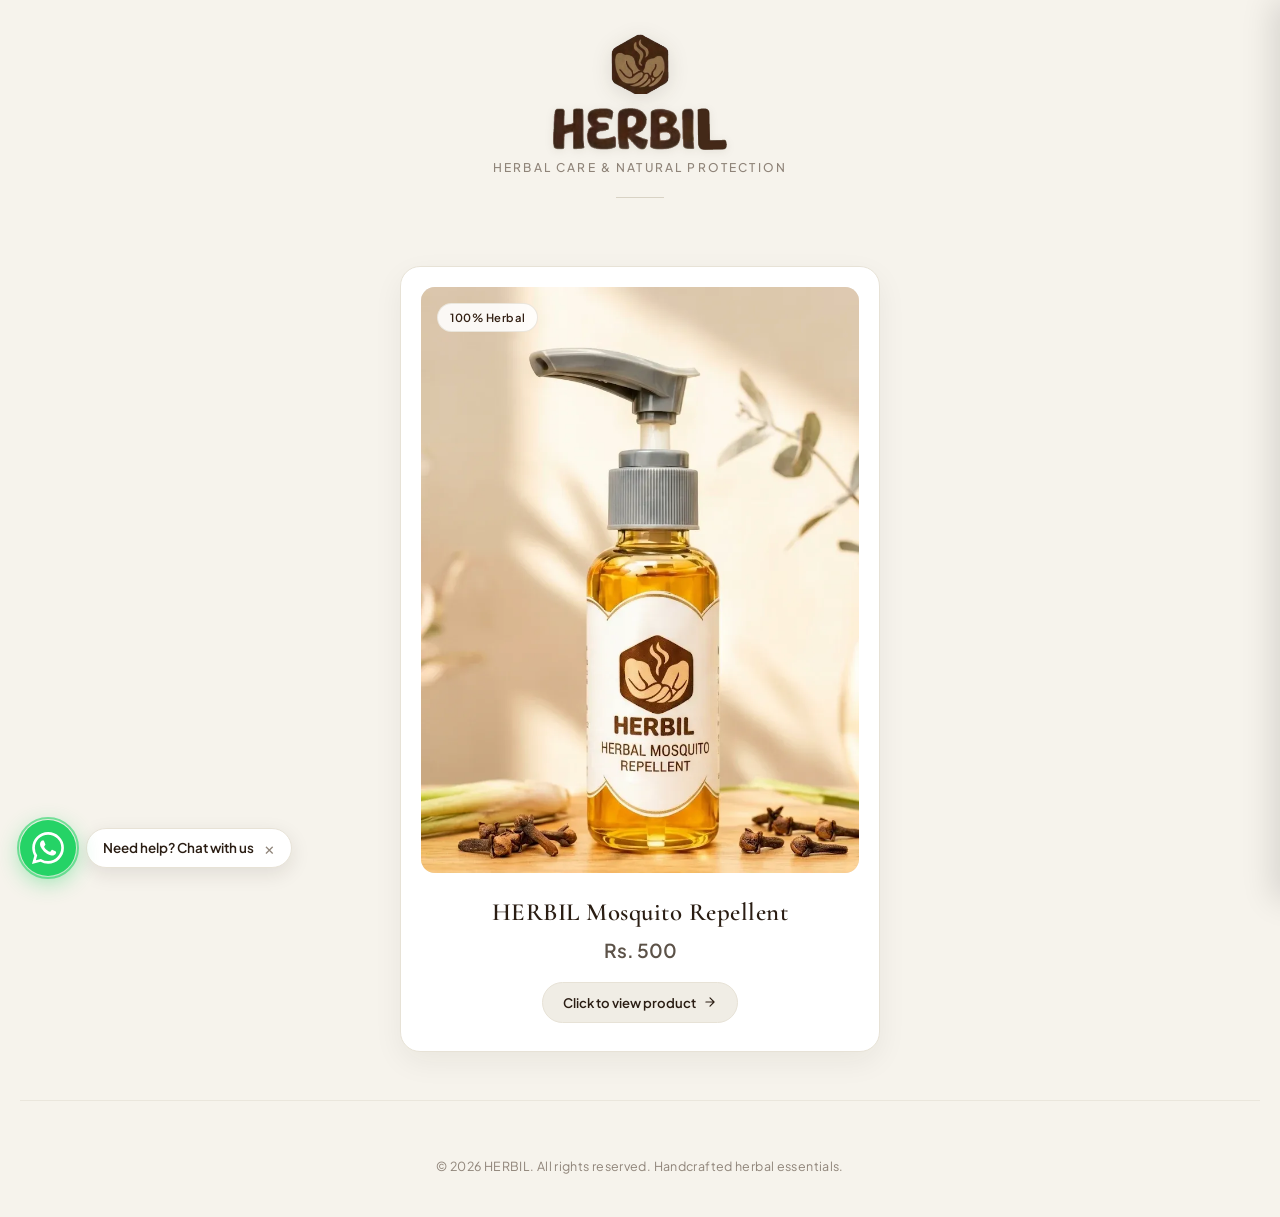
<file: index.html>
<!DOCTYPE html>
<html lang="en">
<head>
  <meta charset="UTF-8">
  <meta name="viewport" content="width=device-width, initial-scale=1.0, maximum-scale=5.0, viewport-fit=cover">
  <title>HERBIL — Pure Herbal Mosquito Repellent</title>
  <meta name="description" content="HERBIL Herbal Mosquito Repellent. 100% natural, gentle, and chemical-free protection for the whole family.">
  <link rel="stylesheet" href="css/herbil.css?v=20261122_3">
  <link rel="icon" type="image/png" href="assets/herbil/logo-emblem-clean.png">
</head>
<body class="home-page">

  <!-- Minimalist Brand Header -->
  <header class="home-header">
    <div class="home-container">
      <!-- Only Logo Emblem (Favicon-style in moderate size) -->
      <a href="index.html" class="home-logo-wrap" title="HERBIL">
        <img src="assets/herbil/logo-emblem-clean.png" alt="HERBIL Emblem Logo">
      </a>
      
      <!-- Brand Name Label Written Separately Underneath (Matching Bottle Packaging) -->
      <h1 class="home-brand-title-wrap">
        <img src="assets/herbil/brand-name-lettering.png" alt="HERBIL" class="home-brand-lettering">
      </h1>
      <p class="home-brand-subtitle">Herbal Care &amp; Natural Protection</p>
      
      <!-- Decorative minimal divider -->
      <div class="home-divider"></div>
    </div>
  </header>

  <!-- Product Section: Single Minimalist Card -->
  <main class="home-product-section">
    <div class="home-container">
      <!-- 
        The entire product card is clickable and navigates cleanly to the second page (product.html)
      -->
      <a href="product.html" class="single-product-card" id="main-product-card" aria-label="View HERBIL Mosquito Repellent product details">
        
        <!-- Bottle Image Container with New Product Image -->
        <div class="product-card-image-box">
          <span class="card-badge">100% Herbal</span>
          <img src="assets/herbil/product-bottle.webp" alt="HERBIL Herbal Mosquito Repellent Bottle">
        </div>

        <!-- Product Name & Price Info Underneath -->
        <div class="product-card-info">
          <h2 class="product-card-name">HERBIL Mosquito Repellent</h2>
          <div class="product-card-price">Rs. 500</div>
          <div class="view-product-pill">
            <span>Click to view product</span>
            <svg viewBox="0 0 24 24" fill="none" stroke="currentColor" stroke-width="2" stroke-linecap="round" stroke-linejoin="round">
              <path d="M5 12h14M12 5l7 7-7 7"/>
            </svg>
          </div>
        </div>

      </a>
    </div>
  </main>

  <!-- Minimal Brand Footer -->
  <footer class="home-footer">
    <div class="home-container">
      <p>&copy; 2026 HERBIL. All rights reserved. Handcrafted herbal essentials.</p>
    </div>
  </footer>

  <!-- Slide-out Cart Drawer (Functional across pages) -->
  <div class="drawer-backdrop" id="drawer-backdrop"></div>
  <aside class="cart-drawer" id="cart-drawer" aria-label="Shopping Cart">
    <div class="drawer-header">
      <h3 class="drawer-title">Your Cart</h3>
      <button class="drawer-close-btn" onclick="closeCartDrawer()" aria-label="Close cart">
        <svg width="20" height="20" viewBox="0 0 24 24" fill="none" stroke="currentColor" stroke-width="2">
          <path d="M18 6L6 18M6 6l12 12"/>
        </svg>
      </button>
    </div>

    <div class="drawer-body">
      <!-- Empty State -->
      <div class="cart-empty-view" id="cart-drawer-empty">
        <div class="cart-empty-icon">🌿</div>
        <p class="cart-empty-text">Your cart is currently empty.</p>
        <a href="product.html" class="btn-continue-shopping" onclick="closeCartDrawer()">View Product Details</a>
      </div>

      <!-- Line Items List -->
      <div id="cart-drawer-items"></div>
    </div>

    <div class="drawer-footer" id="cart-drawer-footer" style="display: none;">
      <div class="drawer-subtotal-row">
        <span>Subtotal</span>
        <span id="cart-subtotal">Rs. 0</span>
      </div>
      <div class="drawer-total-row">
        <span>Total</span>
        <span id="cart-total">Rs. 0</span>
      </div>
      <button class="btn-drawer-checkout" onclick="openCheckoutModal()">
        Proceed to Checkout
      </button>
    </div>
  </aside>

  <!-- Checkout Modal -->
  <div class="checkout-modal" id="checkout-modal">
    <div class="checkout-card" style="width: 100%; display: flex; flex-direction: column; overflow: hidden;">
      <div class="checkout-header" style="flex-shrink: 0;">
        <h3 class="checkout-title">Express Checkout</h3>
        <button class="drawer-close-btn" onclick="closeCheckoutModal()" aria-label="Close checkout">
          <svg width="20" height="20" viewBox="0 0 24 24" fill="none" stroke="currentColor" stroke-width="2">
            <path d="M18 6L6 18M6 6l12 12"/>
          </svg>
        </button>
      </div>

      <div class="checkout-body" style="width: 100%; display: flex; flex-direction: column; overflow-x: hidden; overflow-y: auto; box-sizing: border-box;">
        <!-- Order Summary Box -->
        <div class="order-summary-box" style="width: 100%; box-sizing: border-box;">
          <div class="summary-item-line" id="checkout-summary-item">
            <span>HERBIL Mosquito Repellent (×1)</span>
            <span>Rs. 500</span>
          </div>
          <div class="summary-item-line" style="color: var(--brand-accent-herb); font-weight: 600;">
            <span>Standard Shipping</span>
            <span>FREE</span>
          </div>
          <div class="summary-total-line">
            <span>Amount to Pay</span>
            <span id="checkout-summary-total">Rs. 500</span>
          </div>
        </div>

        <!-- Checkout Form -->
        <form id="checkout-form" onsubmit="handleCheckoutSubmit(event)" style="display: flex; flex-direction: column; width: 100%; gap: 1rem; box-sizing: border-box;">
          <div class="form-group" style="display: flex; flex-direction: column; width: 100%; box-sizing: border-box;">
            <label for="c-name">Full Name</label>
            <input type="text" id="c-name" class="form-input" placeholder="e.g. Ayesha Khan" required>
          </div>

          <div class="form-row-2">
            <div class="form-group" style="display: flex; flex-direction: column; width: 100%; box-sizing: border-box;">
              <label for="c-phone">Phone Number</label>
              <input type="tel" id="c-phone" class="form-input" placeholder="03XX-XXXXXXX" required>
            </div>
            <div class="form-group" style="display: flex; flex-direction: column; width: 100%; box-sizing: border-box;">
              <label for="c-email">Email (Optional)</label>
              <input type="email" id="c-email" class="form-input" placeholder="ayesha@example.com">
            </div>
          </div>

          <div class="form-group" style="display: flex; flex-direction: column; width: 100%; box-sizing: border-box;">
            <label for="c-address">Delivery Address</label>
            <input type="text" id="c-address" class="form-input" placeholder="House #, Street, Area" required>
          </div>

          <div class="form-row-2">
            <div class="form-group" style="display: flex; flex-direction: column; width: 100%; box-sizing: border-box;">
              <label for="c-city">City</label>
              <input type="text" id="c-city" class="form-input" placeholder="e.g. Lahore / Karachi" required>
            </div>
            <div class="form-group" style="display: flex; flex-direction: column; width: 100%; box-sizing: border-box;">
              <label for="c-postal">Postal Code</label>
              <input type="text" id="c-postal" class="form-input" placeholder="Optional">
            </div>
          </div>

          <div class="form-group" style="display: flex; flex-direction: column; width: 100%; box-sizing: border-box;">
            <label>Payment Method</label>
            <div class="payment-options-grid" style="width: 100%; box-sizing: border-box;">
              <label class="payment-radio-label" style="box-sizing: border-box;">
                <input type="radio" name="payment_method" value="cod" checked>
                <span>💵 Cash on Delivery</span>
              </label>
              <label class="payment-radio-label" style="box-sizing: border-box;">
                <input type="radio" name="payment_method" value="bank">
                <span>🏦 Bank Transfer</span>
              </label>
            </div>
          </div>

          <button type="submit" class="btn-complete-order" id="btn-place-order" style="width: 100%; box-sizing: border-box;">Complete Order</button>
        </form>

        <!-- Order Success View -->
        <div class="order-success-view" id="order-success-view" style="display: none;">
          <div class="success-icon-circle">✓</div>
          <h4 style="font-family: var(--font-serif); font-size: 1.5rem; margin-bottom: 0.5rem;">Order Confirmed!</h4>
          <p style="font-size: 0.9rem; color: var(--text-secondary); margin-bottom: 1rem;">
            Thank you for ordering HERBIL. Your order ID is <strong id="order-confirmed-id">HRB-849102</strong>.
          </p>
          <p style="font-size: 0.85rem; color: var(--text-muted); margin-bottom: 1.5rem;">
            We will contact you via phone/SMS before dispatching your pure herbal repellent.
          </p>
          <button class="btn-continue-shopping" onclick="closeCheckoutModal()">Continue Browsing</button>
        </div>
      </div>
    </div>
  </div>

  <!-- Floating WhatsApp Chat Bot Widget -->
  <aside class="whatsapp-floating-widget" id="whatsapp-widget" aria-label="Contact HERBIL via WhatsApp">
    <a href="https://wa.me/923004116503?text=Hi%20HERBIL,%20I%20have%20an%20inquiry%20about%20HERBIL%20Herbal%20Mosquito%20Repellent." 
       target="_blank" 
       rel="noopener noreferrer" 
       class="whatsapp-btn-circle" 
       title="Chat with HERBIL on WhatsApp (0300-4116503)">
      <svg viewBox="0 0 24 24">
        <path d="M17.472 14.382c-.297-.149-1.758-.867-2.03-.967-.273-.099-.471-.148-.67.15-.197.297-.767.966-.94 1.164-.173.199-.347.223-.644.075-.297-.15-1.255-.463-2.39-1.475-.883-.788-1.48-1.761-1.653-2.059-.173-.297-.018-.458.13-.606.134-.133.298-.347.446-.52.149-.174.198-.298.298-.497.099-.198.05-.371-.025-.52-.075-.149-.669-1.612-.916-2.207-.242-.579-.487-.5-.669-.51-.173-.008-.371-.01-.57-.01-.198 0-.52.074-.792.372-.272.297-1.04 1.016-1.04 2.479 0 1.462 1.065 2.875 1.213 3.074.149.198 2.096 3.2 5.077 4.487.709.306 1.262.489 1.694.625.712.227 1.36.195 1.871.118.571-.085 1.758-.719 2.006-1.413.248-.694.248-1.289.173-1.413-.074-.124-.272-.198-.57-.347m-5.421 7.403h-.004a9.87 9.87 0 01-5.031-1.378l-.361-.214-3.741.982.998-3.648-.235-.374a9.86 9.86 0 01-1.51-5.26c.001-5.45 4.436-9.884 9.888-9.884 2.64 0 5.122 1.03 6.988 2.898a9.825 9.825 0 012.893 6.994c-.003 5.45-4.437 9.884-9.885 9.884m8.413-18.297A11.815 11.815 0 0012.05 0C5.495 0 .16 5.335.157 11.892c0 2.096.547 4.142 1.588 5.945L0 24l6.335-1.662a11.835 11.835 0 005.712 1.464h.005c6.554 0 11.89-5.335 11.893-11.893a11.821 11.821 0 00-3.48-8.413z"/>
      </svg>
    </a>
    <a href="https://wa.me/923004116503?text=Hi%20HERBIL,%20I%20have%20an%20inquiry%20about%20HERBIL%20Herbal%20Mosquito%20Repellent." 
       target="_blank" 
       rel="noopener noreferrer" 
       class="whatsapp-bubble-pill" 
       id="wa-bubble-pill">
      <span>Need help? Chat with us</span>
      <button type="button" class="whatsapp-bubble-close" onclick="event.preventDefault(); event.stopPropagation(); document.getElementById('wa-bubble-pill').style.display='none';" aria-label="Dismiss message">×</button>
    </a>
  </aside>

  <script src="js/herbil-cart.js?v=20261122_3"></script>
</body>
</html>
</file>
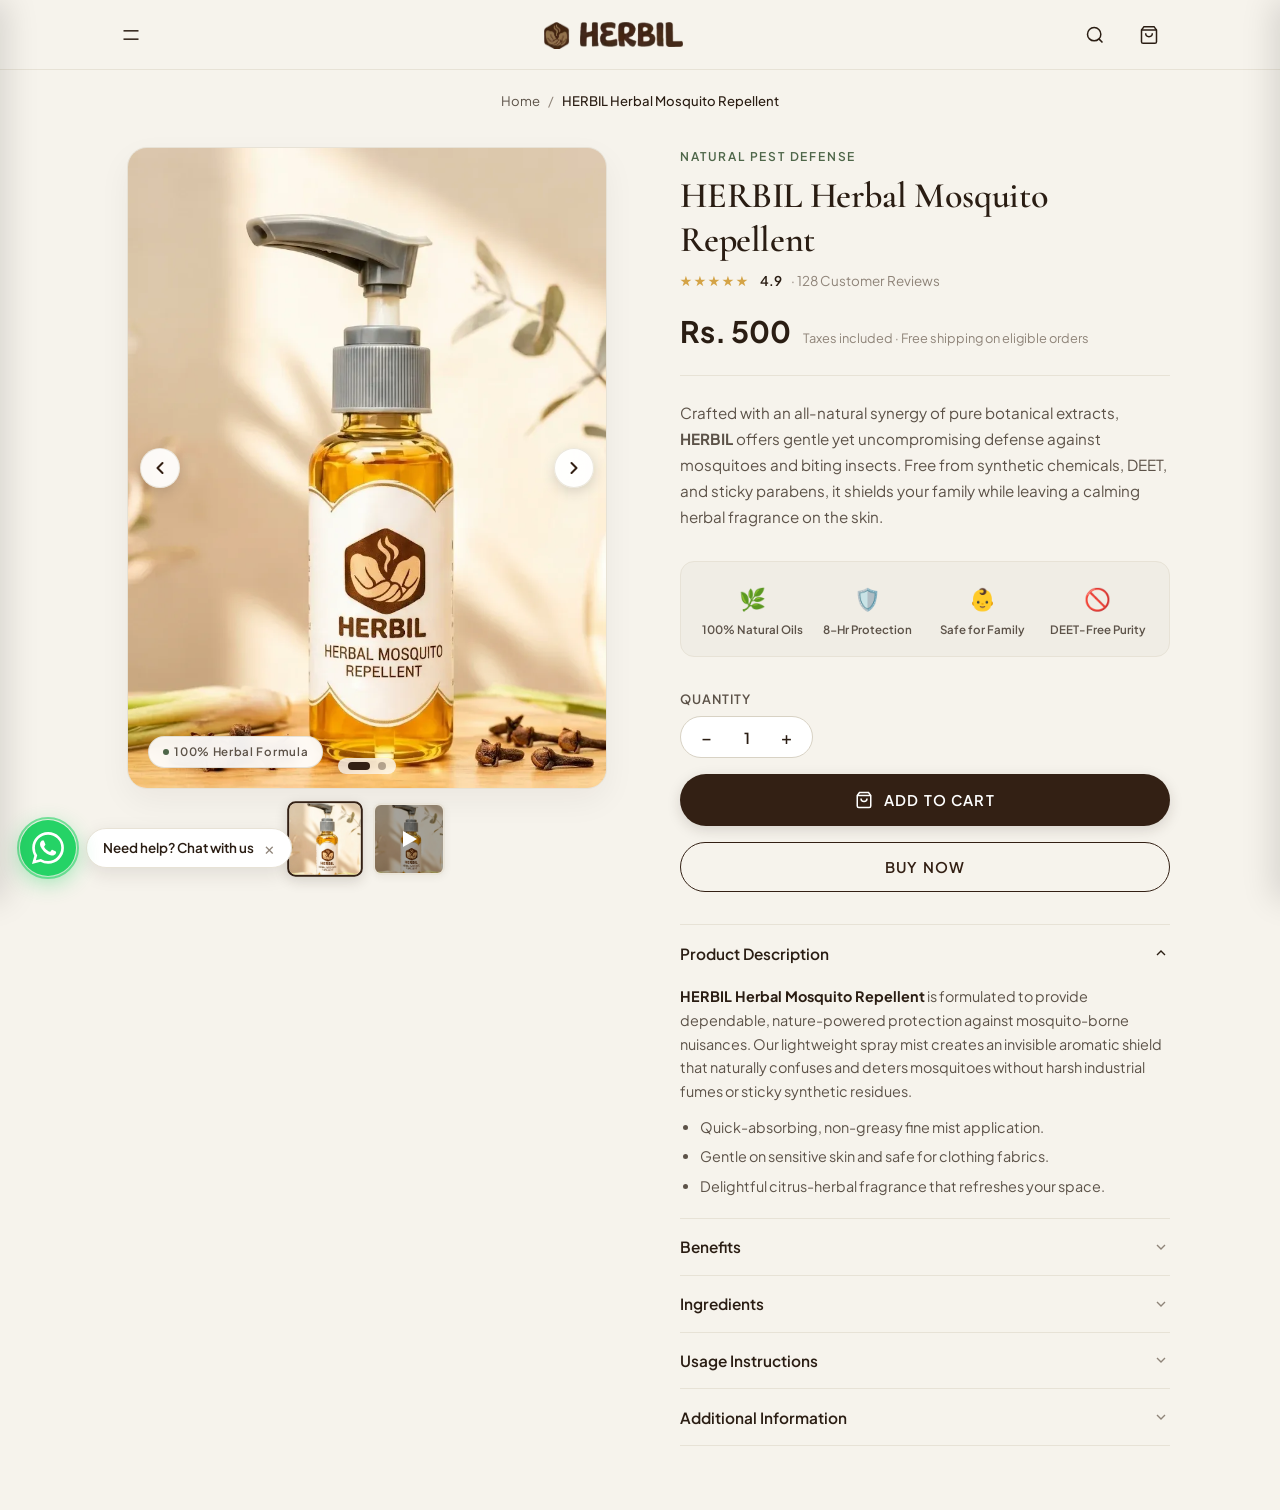
<file: product.html>
<!DOCTYPE html>
<html lang="en">
<head>
  <meta charset="UTF-8">
  <meta name="viewport" content="width=device-width, initial-scale=1.0, maximum-scale=5.0, viewport-fit=cover">
  <title>HERBIL Herbal Mosquito Repellent — Rs. 500 | HERBIL</title>
  <meta name="description" content="Shop HERBIL Herbal Mosquito Repellent. Safe, all-natural protection powered by pure botanical oils. 100ml spray bottle for Rs. 500.">
  <link rel="stylesheet" href="css/herbil.css?v=20261122_3">
  <link rel="icon" type="image/png" href="assets/herbil/logo-emblem-clean.png">
</head>
<body>

  <!-- Top Sticky Navigation Header (Wearabaa Style) -->
  <header class="pdp-header">
    <div class="pdp-nav-container">
      
      <!-- Left: Menu Icon -->
      <div class="nav-left">
        <button class="nav-icon-btn" onclick="openMenuDrawer()" aria-label="Open Navigation Menu">
          <svg viewBox="0 0 24 24" fill="none" stroke="currentColor">
            <line x1="3" y1="7" x2="21" y2="7"></line>
            <line x1="3" y1="17" x2="21" y2="17"></line>
          </svg>
        </button>
      </div>

      <!-- Center: HERBIL Brand Logo & Title (Matching Bottle Packaging) -->
      <a href="index.html" class="pdp-brand-center" title="Return to Homepage">
        <div class="pdp-logo-mini">
          <img src="assets/herbil/logo-emblem-clean.png" alt="HERBIL Emblem">
        </div>
        <img src="assets/herbil/brand-name-lettering.png" alt="HERBIL" class="pdp-brand-lettering">
      </a>

      <!-- Right: Search & Shopping Cart Icons -->
      <div class="nav-right">
        <!-- Search Button -->
        <button class="nav-icon-btn" onclick="openSearchModal()" aria-label="Search Store">
          <svg viewBox="0 0 24 24" fill="none" stroke="currentColor">
            <circle cx="11" cy="11" r="8"></circle>
            <line x1="21" y1="21" x2="16.65" y2="16.65"></line>
          </svg>
        </button>

        <!-- Shopping Cart Button with Dynamic Badge -->
        <button class="nav-icon-btn" onclick="openCartDrawer()" aria-label="Open Cart">
          <svg viewBox="0 0 24 24" fill="none" stroke="currentColor">
            <path d="M6 2L3 6v14a2 2 0 0 0 2 2h14a2 2 0 0 0 2-2V6l-3-4z"></path>
            <line x1="3" y1="6" x2="21" y2="6"></line>
            <path d="M16 10a4 4 0 0 1-8 0"></path>
          </svg>
          <span class="cart-badge-count" style="display: none;">0</span>
        </button>
      </div>

    </div>
  </header>

  <!-- Breadcrumb Navigation -->
  <nav class="breadcrumb-bar" aria-label="Breadcrumb">
    <a href="index.html">Home</a>
    <span>/</span>
    <span style="color: var(--text-primary); font-weight: 500;">HERBIL Herbal Mosquito Repellent</span>
  </nav>

  <!-- Main Product Showcase Grid -->
  <main class="pdp-main-content">
    
    <!-- Left Column: Interactive Product Gallery (Image & Video Slider) -->
    <div class="pdp-media-column">
      <div class="pdp-gallery-container">
        
        <!-- Slider Track Wrap with Swipe & Slide Support -->
        <div class="gallery-slider-wrap" id="gallery-slider-wrap">
          
          <div class="gallery-slider-track" id="gallery-slider-track">
            <!-- Slide 1: High-Resolution Photo -->
            <div class="gallery-slide" id="slide-photo">
              <img src="assets/herbil/product-bottle.webp" alt="HERBIL Herbal Mosquito Repellent 100ml Bottle" id="main-product-img">
              <div class="pdp-image-tag">100% Herbal Formula</div>
            </div>

            <!-- Slide 2: Real Product Action Video -->
            <div class="gallery-slide" id="slide-video">
              <video id="product-media-video" playsinline controls loop preload="metadata" poster="assets/herbil/product-bottle.webp">
                <source src="assets/herbil/product-video.mp4" type="video/mp4">
                Your browser does not support the video tag.
              </video>
              <div class="pdp-image-tag" style="background: rgba(0,0,0,0.7); color: #fff;">🎬 Demonstration Video</div>
            </div>
          </div>

          <!-- Navigation Arrows -->
          <button class="slider-arrow-btn prev" id="slider-btn-prev" onclick="goToGallerySlide(0)" aria-label="Previous Slide">
            <svg viewBox="0 0 24 24" fill="none" stroke="currentColor" stroke-width="2.5" stroke-linecap="round" stroke-linejoin="round">
              <polyline points="15 18 9 12 15 6"></polyline>
            </svg>
          </button>
          <button class="slider-arrow-btn next" id="slider-btn-next" onclick="goToGallerySlide(1)" aria-label="Next Slide">
            <svg viewBox="0 0 24 24" fill="none" stroke="currentColor" stroke-width="2.5" stroke-linecap="round" stroke-linejoin="round">
              <polyline points="9 18 15 12 9 6"></polyline>
            </svg>
          </button>

          <!-- Slide Indicators (Dots) -->
          <div class="gallery-dots-bar">
            <span class="gallery-dot active" id="dot-0" onclick="goToGallerySlide(0)"></span>
            <span class="gallery-dot" id="dot-1" onclick="goToGallerySlide(1)"></span>
          </div>

        </div>

        <!-- Thumbnails Row (Photo & Video) -->
        <div class="gallery-thumbs-row">
          <div class="gallery-thumb-item active" id="thumb-0" onclick="goToGallerySlide(0)" title="Product Photo">
            <img src="assets/herbil/product-bottle.webp" alt="Bottle Photo Thumbnail">
          </div>
          <div class="gallery-thumb-item" id="thumb-1" onclick="goToGallerySlide(1)" title="Product Video">
            <img src="assets/herbil/product-bottle.webp" alt="Video Thumbnail">
            <div class="thumb-video-badge">
              <svg viewBox="0 0 24 24">
                <polygon points="6 4 20 12 6 20 6 4"></polygon>
              </svg>
            </div>
          </div>
        </div>

      </div>
    </div>

    <!-- Right Column: Product Details & Purchase Actions -->
    <div class="pdp-info-column">
      
      <div class="product-tagline">Natural Pest Defense</div>
      <h1 class="pdp-title">HERBIL Herbal Mosquito Repellent</h1>

      <!-- Rating & Social Proof -->
      <div class="pdp-rating-row">
        <span class="stars">★★★★★</span>
        <span style="font-weight: 600; color: var(--text-primary);">4.9</span>
        <span class="review-count">· 128 Customer Reviews</span>
      </div>

      <!-- Price Block -->
      <div class="pdp-price-row">
        <span class="pdp-price">Rs. 500</span>
        <span class="pdp-tax-note">Taxes included · Free shipping on eligible orders</span>
      </div>

      <!-- Dedicated Product Overview Narrative -->
      <div class="pdp-overview">
        Crafted with an all-natural synergy of pure botanical extracts, <strong>HERBIL</strong> offers gentle yet uncompromising defense against mosquitoes and biting insects. Free from synthetic chemicals, DEET, and sticky parabens, it shields your family while leaving a calming herbal fragrance on the skin.
      </div>

      <!-- Value Props Highlights -->
      <div class="pdp-highlights-grid">
        <div class="highlight-item">
          <span class="highlight-icon">🌿</span>
          <span class="highlight-text">100% Natural Oils</span>
        </div>
        <div class="highlight-item">
          <span class="highlight-icon">🛡️</span>
          <span class="highlight-text">8-Hr Protection</span>
        </div>
        <div class="highlight-item">
          <span class="highlight-icon">👶</span>
          <span class="highlight-text">Safe for Family</span>
        </div>
        <div class="highlight-item">
          <span class="highlight-icon">🚫</span>
          <span class="highlight-text">DEET-Free Purity</span>
        </div>
      </div>

      <!-- Quantity Selector & Action Buttons -->
      <div class="pdp-actions-group">
        <div>
          <label class="qty-label" for="pdp-qty-input">Quantity</label>
          <div class="quantity-selector">
            <button class="qty-btn" id="pdp-qty-minus" type="button" aria-label="Decrease quantity">−</button>
            <input type="number" id="pdp-qty-input" class="qty-input" value="1" min="1" max="99" aria-label="Item quantity">
            <button class="qty-btn" id="pdp-qty-plus" type="button" aria-label="Increase quantity">+</button>
          </div>
        </div>

        <!-- Add to Cart & Buy Now Buttons -->
        <button class="btn-add-to-cart" id="btn-add-cart" onclick="addToCart(parseInt(document.getElementById('pdp-qty-input').value) || 1)">
          <svg width="18" height="18" viewBox="0 0 24 24" fill="none" stroke="currentColor" stroke-width="2">
            <path d="M6 2L3 6v14a2 2 0 0 0 2 2h14a2 2 0 0 0 2-2V6l-3-4z"></path>
            <line x1="3" y1="6" x2="21" y2="6"></line>
            <path d="M16 10a4 4 0 0 1-8 0"></path>
          </svg>
          <span>Add to Cart</span>
        </button>

        <button class="btn-buy-now" id="btn-buy-now" onclick="buyNow()">
          Buy Now
        </button>
      </div>

      <!-- Expandable Sections (Wearabaa Style Accordions) -->
      <div class="accordion-wrapper">
        
        <!-- 1. Product Description -->
        <div class="accordion-item">
          <button class="accordion-header" type="button">
            <span>Product Description</span>
            <span class="accordion-icon">
              <svg width="16" height="16" viewBox="0 0 24 24" fill="none" stroke="currentColor" stroke-width="2">
                <polyline points="6 9 12 15 18 9"></polyline>
              </svg>
            </span>
          </button>
          <div class="accordion-content">
            <div class="accordion-inner">
              <p>
                <strong>HERBIL Herbal Mosquito Repellent</strong> is formulated to provide dependable, nature-powered protection against mosquito-borne nuisances. Our lightweight spray mist creates an invisible aromatic shield that naturally confuses and deters mosquitoes without harsh industrial fumes or sticky synthetic residues.
              </p>
              <ul style="margin-top: 0.75rem;">
                <li>Quick-absorbing, non-greasy fine mist application.</li>
                <li>Gentle on sensitive skin and safe for clothing fabrics.</li>
                <li>Delightful citrus-herbal fragrance that refreshes your space.</li>
              </ul>
            </div>
          </div>
        </div>

        <!-- 2. Benefits -->
        <div class="accordion-item">
          <button class="accordion-header" type="button">
            <span>Benefits</span>
            <span class="accordion-icon">
              <svg width="16" height="16" viewBox="0 0 24 24" fill="none" stroke="currentColor" stroke-width="2">
                <polyline points="6 9 12 15 18 9"></polyline>
              </svg>
            </span>
          </button>
          <div class="accordion-content">
            <div class="accordion-inner">
              <ul>
                <li><strong>All-Day Outdoor &amp; Indoor Protection:</strong> Deters common house mosquitoes, tiger mosquitoes, and garden gnats.</li>
                <li><strong>Zero Harsh Chemicals:</strong> 100% free from DEET, phthalates, parabens, and synthetic pesticides.</li>
                <li><strong>Skin-Nourishing Blend:</strong> Infused with soothing plant oils that prevent skin irritation and redness.</li>
                <li><strong>Family &amp; Pet Friendly:</strong> Safe for adults, active children, and outdoor lifestyle enthusiasts.</li>
              </ul>
            </div>
          </div>
        </div>

        <!-- 3. Ingredients -->
        <div class="accordion-item">
          <button class="accordion-header" type="button">
            <span>Ingredients</span>
            <span class="accordion-icon">
              <svg width="16" height="16" viewBox="0 0 24 24" fill="none" stroke="currentColor" stroke-width="2">
                <polyline points="6 9 12 15 18 9"></polyline>
              </svg>
            </span>
          </button>
          <div class="accordion-content">
            <div class="accordion-inner">
              <p>Every bottle of HERBIL is blended using wholesome, ethically sourced botanical extracts:</p>
              <ul>
                <li><strong>Cymbopogon Citratus (Lemongrass Oil):</strong> Celebrated for its potent natural insect-repelling terpene profile.</li>
                <li><strong>Cymbopogon Winterianus (Citronella Oil):</strong> Traditional botanical vapor repellent.</li>
                <li><strong>Eucalyptus Globulus (Eucalyptus Oil):</strong> Refreshing aroma with natural bug-deterring properties.</li>
                <li><strong>Syzygium Aromaticum (Clove Extract):</strong> Rich in eugenol for enhanced multi-hour efficacy.</li>
                <li><strong>Azadirachta Indica (Neem Extract):</strong> Centuries-proven herbal skin purifier and barrier.</li>
                <li><strong>Natural Carrier Base:</strong> Purified distilled water, organic aloe extract, and plant-derived solubilizer.</li>
              </ul>
            </div>
          </div>
        </div>

        <!-- 4. Usage Instructions -->
        <div class="accordion-item">
          <button class="accordion-header" type="button">
            <span>Usage Instructions</span>
            <span class="accordion-icon">
              <svg width="16" height="16" viewBox="0 0 24 24" fill="none" stroke="currentColor" stroke-width="2">
                <polyline points="6 9 12 15 18 9"></polyline>
              </svg>
            </span>
          </button>
          <div class="accordion-content">
            <div class="accordion-inner">
              <ul>
                <li><strong>Shake Well:</strong> Always shake bottle before each application to blend the natural oils.</li>
                <li><strong>Application:</strong> Hold the nozzle 15 cm away and spray evenly over uncovered arms, legs, and neck.</li>
                <li><strong>For Face Application:</strong> Spray onto the palms of hands first and gently pat onto face, avoiding eyes and lips.</li>
                <li><strong>Re-application:</strong> Re-apply every 6 to 8 hours, or after swimming and heavy perspiration.</li>
                <li><strong>Storage:</strong> Keep in a cool, dry place away from direct sunlight.</li>
              </ul>
            </div>
          </div>
        </div>

        <!-- 5. Additional Information -->
        <div class="accordion-item">
          <button class="accordion-header" type="button">
            <span>Additional Information</span>
            <span class="accordion-icon">
              <svg width="16" height="16" viewBox="0 0 24 24" fill="none" stroke="currentColor" stroke-width="2">
                <polyline points="6 9 12 15 18 9"></polyline>
              </svg>
            </span>
          </button>
          <div class="accordion-content">
            <div class="accordion-inner">
              <ul>
                <li><strong>Net Volume:</strong> 100 ml (3.38 fl. oz.) spray dispenser bottle.</li>
                <li><strong>Shelf Life:</strong> 24 months from batch manufacturing date.</li>
                <li><strong>Certifications:</strong> 100% Herbal, Vegan, Cruelty-Free, Non-Flammable.</li>
                <li><strong>Batch Details:</strong> Stamped on base of each bottle.</li>
                <li><strong>Packaging:</strong> Recyclable amber bottle protecting active herbal oils from UV light degradation.</li>
              </ul>
            </div>
          </div>
        </div>

      </div>

    </div>
  </main>

  <!-- Slide-out Mobile Menu Drawer -->
  <aside class="menu-drawer" id="menu-drawer" aria-label="Main Menu">
    <div class="drawer-header">
      <h3 class="drawer-title">Navigation</h3>
      <button class="drawer-close-btn" onclick="closeMenuDrawer()" aria-label="Close menu">
        <svg width="20" height="20" viewBox="0 0 24 24" fill="none" stroke="currentColor" stroke-width="2">
          <path d="M18 6L6 18M6 6l12 12"/>
        </svg>
      </button>
    </div>
    <ul class="menu-nav-links">
      <li><a href="index.html">← Back to Homepage</a></li>
      <li><a href="product.html">HERBIL Mosquito Repellent</a></li>
      <li><a href="index.html#about" onclick="closeMenuDrawer()">About HERBIL</a></li>
      <li><a href="javascript:void(0)" onclick="closeMenuDrawer(); openCartDrawer()">View Shopping Bag</a></li>
    </ul>
    <div style="padding: 1.5rem; margin-top: auto; border-top: 1px solid var(--border-subtle); font-size: 0.8rem; color: var(--text-muted);">
      HERBIL Pure Living &copy; 2026. Made with natural botanical oils.
    </div>
  </aside>

  <!-- Slide-out Cart Drawer -->
  <div class="drawer-backdrop" id="drawer-backdrop"></div>
  <aside class="cart-drawer" id="cart-drawer" aria-label="Shopping Cart">
    <div class="drawer-header">
      <h3 class="drawer-title">Your Cart</h3>
      <button class="drawer-close-btn" onclick="closeCartDrawer()" aria-label="Close cart">
        <svg width="20" height="20" viewBox="0 0 24 24" fill="none" stroke="currentColor" stroke-width="2">
          <path d="M18 6L6 18M6 6l12 12"/>
        </svg>
      </button>
    </div>

    <div class="drawer-body">
      <!-- Empty State -->
      <div class="cart-empty-view" id="cart-drawer-empty">
        <div class="cart-empty-icon">🌿</div>
        <p class="cart-empty-text">Your cart is currently empty.</p>
        <button class="btn-continue-shopping" onclick="closeCartDrawer()">Shop HERBIL Now</button>
      </div>

      <!-- Line Items List -->
      <div id="cart-drawer-items"></div>
    </div>

    <div class="drawer-footer" id="cart-drawer-footer" style="display: none;">
      <div class="drawer-subtotal-row">
        <span>Subtotal</span>
        <span id="cart-subtotal">Rs. 0</span>
      </div>
      <div class="drawer-total-row">
        <span>Total</span>
        <span id="cart-total">Rs. 0</span>
      </div>
      <button class="btn-drawer-checkout" onclick="openCheckoutModal()">
        Proceed to Checkout
      </button>
    </div>
  </aside>

  <!-- Search Modal -->
  <div class="search-modal" id="search-modal">
    <div class="search-container">
      <div class="search-input-box">
        <svg width="20" height="20" viewBox="0 0 24 24" fill="none" stroke="currentColor" stroke-width="2">
          <circle cx="11" cy="11" r="8"></circle>
          <line x1="21" y1="21" x2="16.65" y2="16.65"></line>
        </svg>
        <input type="text" id="search-input" placeholder="Search HERBIL products..." autocomplete="off">
        <button class="drawer-close-btn" onclick="closeSearchModal()" aria-label="Close search">
          <svg width="18" height="18" viewBox="0 0 24 24" fill="none" stroke="currentColor" stroke-width="2">
            <path d="M18 6L6 18M6 6l12 12"/>
          </svg>
        </button>
      </div>
      <div class="search-results-list" id="search-results">
        <div style="padding: 1rem 0; font-size: 0.88rem; color: var(--text-muted); text-align: center;">
          Type to search our herbal catalog...
        </div>
      </div>
    </div>
  </div>

  <!-- Checkout Modal -->
  <div class="checkout-modal" id="checkout-modal">
    <div class="checkout-card" style="width: 100%; display: flex; flex-direction: column; overflow: hidden;">
      <div class="checkout-header" style="flex-shrink: 0;">
        <h3 class="checkout-title">Express Checkout</h3>
        <button class="drawer-close-btn" onclick="closeCheckoutModal()" aria-label="Close checkout">
          <svg width="20" height="20" viewBox="0 0 24 24" fill="none" stroke="currentColor" stroke-width="2">
            <path d="M18 6L6 18M6 6l12 12"/>
          </svg>
        </button>
      </div>

      <div class="checkout-body" style="width: 100%; display: flex; flex-direction: column; overflow-x: hidden; overflow-y: auto; box-sizing: border-box;">
        <!-- Order Summary Box -->
        <div class="order-summary-box" style="width: 100%; box-sizing: border-box;">
          <div class="summary-item-line" id="checkout-summary-item">
            <span>HERBIL Mosquito Repellent (×1)</span>
            <span>Rs. 500</span>
          </div>
          <div class="summary-item-line" style="color: var(--brand-accent-herb); font-weight: 600;">
            <span>Standard Shipping</span>
            <span>FREE</span>
          </div>
          <div class="summary-total-line">
            <span>Amount to Pay</span>
            <span id="checkout-summary-total">Rs. 500</span>
          </div>
        </div>

        <!-- Checkout Form -->
        <form id="checkout-form" onsubmit="handleCheckoutSubmit(event)" style="display: flex; flex-direction: column; width: 100%; gap: 1rem; box-sizing: border-box;">
          <div class="form-group" style="display: flex; flex-direction: column; width: 100%; box-sizing: border-box;">
            <label for="c-name">Full Name</label>
            <input type="text" id="c-name" class="form-input" placeholder="e.g. Ayesha Khan" required>
          </div>

          <div class="form-row-2">
            <div class="form-group" style="display: flex; flex-direction: column; width: 100%; box-sizing: border-box;">
              <label for="c-phone">Phone Number</label>
              <input type="tel" id="c-phone" class="form-input" placeholder="03XX-XXXXXXX" required>
            </div>
            <div class="form-group" style="display: flex; flex-direction: column; width: 100%; box-sizing: border-box;">
              <label for="c-email">Email (Optional)</label>
              <input type="email" id="c-email" class="form-input" placeholder="ayesha@example.com">
            </div>
          </div>

          <div class="form-group" style="display: flex; flex-direction: column; width: 100%; box-sizing: border-box;">
            <label for="c-address">Delivery Address</label>
            <input type="text" id="c-address" class="form-input" placeholder="House #, Street, Area" required>
          </div>

          <div class="form-row-2">
            <div class="form-group" style="display: flex; flex-direction: column; width: 100%; box-sizing: border-box;">
              <label for="c-city">City</label>
              <input type="text" id="c-city" class="form-input" placeholder="e.g. Lahore / Karachi" required>
            </div>
            <div class="form-group" style="display: flex; flex-direction: column; width: 100%; box-sizing: border-box;">
              <label for="c-postal">Postal Code</label>
              <input type="text" id="c-postal" class="form-input" placeholder="Optional">
            </div>
          </div>

          <div class="form-group" style="display: flex; flex-direction: column; width: 100%; box-sizing: border-box;">
            <label>Payment Method</label>
            <div class="payment-options-grid" style="width: 100%; box-sizing: border-box;">
              <label class="payment-radio-label" style="box-sizing: border-box;">
                <input type="radio" name="payment_method" value="cod" checked>
                <span>💵 Cash on Delivery</span>
              </label>
              <label class="payment-radio-label" style="box-sizing: border-box;">
                <input type="radio" name="payment_method" value="bank">
                <span>🏦 Bank Transfer</span>
              </label>
            </div>
          </div>

          <button type="submit" class="btn-complete-order" id="btn-place-order" style="width: 100%; box-sizing: border-box;">Complete Order</button>
        </form>

        <!-- Order Success View -->
        <div class="order-success-view" id="order-success-view" style="display: none;">
          <div class="success-icon-circle">✓</div>
          <h4 style="font-family: var(--font-serif); font-size: 1.5rem; margin-bottom: 0.5rem;">Order Confirmed!</h4>
          <p style="font-size: 0.9rem; color: var(--text-secondary); margin-bottom: 1rem;">
            Thank you for ordering HERBIL. Your order ID is <strong id="order-confirmed-id">HRB-849102</strong>.
          </p>
          <p style="font-size: 0.85rem; color: var(--text-muted); margin-bottom: 1.5rem;">
            We will contact you via phone/SMS before dispatching your pure herbal repellent.
          </p>
          <button class="btn-continue-shopping" onclick="closeCheckoutModal()">Continue Browsing</button>
        </div>
      </div>
    </div>
  </div>

  <!-- Toast Notification -->
  <div id="toast-notice" class="toast-notice"></div>

  <!-- Mobile Sticky Bottom Buy Bar (Shows on Mobile/Tablet when scrolling past hero ATC) -->
  <div class="mobile-sticky-bar" id="mobile-sticky-bar">
    <div class="mobile-sticky-info">
      <span class="mobile-sticky-name">HERBIL Repellent</span>
      <span class="mobile-sticky-price">Rs. 500</span>
    </div>
    <button class="mobile-sticky-btn" onclick="addToCart(1)" aria-label="Add to Cart">
      <svg width="15" height="15" viewBox="0 0 24 24" fill="none" stroke="currentColor" stroke-width="2.2">
        <path d="M6 2L3 6v14a2 2 0 0 0 2 2h14a2 2 0 0 0 2-2V6l-3-4z"></path>
        <line x1="3" y1="6" x2="21" y2="6"></line>
        <path d="M16 10a4 4 0 0 1-8 0"></path>
      </svg>
      <span>Add to Cart · Rs. 500</span>
    </button>
  </div>

  <!-- Floating WhatsApp Chat Bot Widget -->
  <aside class="whatsapp-floating-widget" id="whatsapp-widget" aria-label="Contact HERBIL via WhatsApp">
    <a href="https://wa.me/923004116503?text=Hi%20HERBIL,%20I%20have%20an%20inquiry%20about%20HERBIL%20Herbal%20Mosquito%20Repellent." 
       target="_blank" 
       rel="noopener noreferrer" 
       class="whatsapp-btn-circle" 
       title="Chat with HERBIL on WhatsApp (0300-4116503)">
      <svg viewBox="0 0 24 24">
        <path d="M17.472 14.382c-.297-.149-1.758-.867-2.03-.967-.273-.099-.471-.148-.67.15-.197.297-.767.966-.94 1.164-.173.199-.347.223-.644.075-.297-.15-1.255-.463-2.39-1.475-.883-.788-1.48-1.761-1.653-2.059-.173-.297-.018-.458.13-.606.134-.133.298-.347.446-.52.149-.174.198-.298.298-.497.099-.198.05-.371-.025-.52-.075-.149-.669-1.612-.916-2.207-.242-.579-.487-.5-.669-.51-.173-.008-.371-.01-.57-.01-.198 0-.52.074-.792.372-.272.297-1.04 1.016-1.04 2.479 0 1.462 1.065 2.875 1.213 3.074.149.198 2.096 3.2 5.077 4.487.709.306 1.262.489 1.694.625.712.227 1.36.195 1.871.118.571-.085 1.758-.719 2.006-1.413.248-.694.248-1.289.173-1.413-.074-.124-.272-.198-.57-.347m-5.421 7.403h-.004a9.87 9.87 0 01-5.031-1.378l-.361-.214-3.741.982.998-3.648-.235-.374a9.86 9.86 0 01-1.51-5.26c.001-5.45 4.436-9.884 9.888-9.884 2.64 0 5.122 1.03 6.988 2.898a9.825 9.825 0 012.893 6.994c-.003 5.45-4.437 9.884-9.885 9.884m8.413-18.297A11.815 11.815 0 0012.05 0C5.495 0 .16 5.335.157 11.892c0 2.096.547 4.142 1.588 5.945L0 24l6.335-1.662a11.835 11.835 0 005.712 1.464h.005c6.554 0 11.89-5.335 11.893-11.893a11.821 11.821 0 00-3.48-8.413z"/>
      </svg>
    </a>
    <a href="https://wa.me/923004116503?text=Hi%20HERBIL,%20I%20have%20an%20inquiry%20about%20HERBIL%20Herbal%20Mosquito%20Repellent." 
       target="_blank" 
       rel="noopener noreferrer" 
       class="whatsapp-bubble-pill" 
       id="wa-bubble-pill">
      <span>Need help? Chat with us</span>
      <button type="button" class="whatsapp-bubble-close" onclick="event.preventDefault(); event.stopPropagation(); document.getElementById('wa-bubble-pill').style.display='none';" aria-label="Dismiss message">×</button>
    </a>
  </aside>

  <script src="js/herbil-cart.js?v=20261122_3"></script>
</body>
</html>
</file>
<file: css/herbil.css>
/* ==========================================================================
   HERBIL — Luxury Minimalist E-Commerce Styling
   Theme Color: #F6F3EC
   Inspired by Wearabaa & Minimalist Botanical Beauty
   ========================================================================== */

@import url('https://fonts.googleapis.com/css2?family=Cormorant+Garamond:ital,wght@0,400;0,500;0,600;0,700;1,400&family=Plus+Jakarta+Sans:wght@300;400;500;600;700&display=swap');

:root {
  --bg-primary: #F6F3EC;
  --bg-surface: #FFFFFF;
  --bg-surface-subtle: #F0EDE5;
  --bg-card-img: #ECE8DE;
  
  --text-primary: #2A1D13;      /* Deep roasted herbal brown */
  --text-secondary: #5C5248;    /* Warm earthy slate */
  --text-muted: #8F8479;        /* Soft sand brown */
  
  --border-subtle: #E7E2D6;
  --border-medium: #D8D2C4;
  
  --brand-brown: #332014;
  --brand-brown-hover: #1E120B;
  --brand-accent-herb: #4E6649; /* Subtle natural sage green */
  --brand-accent-gold: #C0954F; /* Warm amber / herbal golden */
  
  --font-serif: 'Cormorant Garamond', Georgia, serif;
  --font-sans: 'Plus Jakarta Sans', -apple-system, BlinkMacSystemFont, 'Segoe UI', Roboto, sans-serif;
  
  --shadow-sm: 0 2px 8px rgba(42, 29, 19, 0.04);
  --shadow-md: 0 8px 24px rgba(42, 29, 19, 0.07);
  --shadow-lg: 0 16px 40px rgba(42, 29, 19, 0.1);
  --radius-sm: 8px;
  --radius-md: 14px;
  --radius-lg: 20px;
  --radius-full: 9999px;
  
  --transition: all 0.28s cubic-bezier(0.25, 0.8, 0.25, 1);
}

/* Base Resets */
*, *::before, *::after {
  box-sizing: border-box;
  margin: 0;
  padding: 0;
}

html {
  font-size: 16px;
  scroll-behavior: smooth;
  -webkit-font-smoothing: antialiased;
  -moz-osx-font-smoothing: grayscale;
}

body {
  background-color: var(--bg-primary);
  color: var(--text-primary);
  font-family: var(--font-sans);
  line-height: 1.6;
  min-height: 100vh;
  display: flex;
  flex-direction: column;
  overflow-x: hidden;
}

a {
  color: inherit;
  text-decoration: none;
}

button {
  font-family: inherit;
  border: none;
  background: none;
  cursor: pointer;
  transition: var(--transition);
}

input, textarea, select {
  font-family: inherit;
  font-size: 1rem;
}

img {
  max-width: 100%;
  height: auto;
  display: block;
}

/* ==========================================================================
   PAGE 1: HOMEPAGE (MINIMALIST BRAND INTRO)
   ========================================================================== */
.home-page {
  background-color: var(--bg-primary);
  min-height: 100vh;
  display: flex;
  flex-direction: column;
  justify-content: space-between;
  padding: 0 1.25rem 2.5rem;
}

.home-container {
  max-width: 480px;
  width: 100%;
  margin: 0 auto;
  padding-top: 2rem;
  display: flex;
  flex-direction: column;
  align-items: center;
}

/* Header on Page 1 */
.home-header {
  text-align: center;
  margin-bottom: 2.25rem;
  animation: fadeInDown 0.8s ease-out;
}

.home-logo-wrap {
  width: 62px;
  height: 62px;
  margin: 0 auto 0.75rem;
  display: flex;
  align-items: center;
  justify-content: center;
  transition: transform 0.3s ease;
}

.home-logo-wrap:hover {
  transform: scale(1.08);
}

.home-logo-wrap img {
  width: 100%;
  height: 100%;
  object-fit: contain;
  filter: drop-shadow(0 4px 10px rgba(42, 29, 19, 0.12));
}

.home-brand-title-wrap {
  margin: 0.15rem auto 0.45rem;
  display: flex;
  justify-content: center;
  align-items: center;
}

.home-brand-lettering {
  height: 42px;
  width: auto;
  max-width: 220px;
  object-fit: contain;
  display: block;
  filter: drop-shadow(0 2px 4px rgba(42, 29, 19, 0.08));
}

.home-brand-title {
  font-family: var(--font-serif);
  font-size: 2.15rem;
  font-weight: 600;
  letter-spacing: 0.14em;
  color: var(--text-primary);
  text-transform: uppercase;
  margin-bottom: 0.25rem;
}

.home-brand-subtitle {
  font-size: 0.75rem;
  letter-spacing: 0.18em;
  text-transform: uppercase;
  color: var(--text-muted);
  font-weight: 500;
}

/* Minimal divider */
.home-divider {
  width: 48px;
  height: 1px;
  background-color: var(--border-medium);
  margin: 1.25rem auto 0;
}

/* Product Section - Page 1 */
.home-product-section {
  width: 100%;
  display: flex;
  justify-content: center;
  animation: fadeInUp 0.9s ease-out 0.15s both;
}

/* Single Product Card */
.single-product-card {
  background: var(--bg-surface);
  width: 100%;
  border-radius: var(--radius-lg);
  padding: 1.25rem;
  box-shadow: 0 10px 30px rgba(42, 29, 19, 0.06);
  border: 1px solid var(--border-subtle);
  text-align: center;
  display: block;
  text-decoration: none;
  color: var(--text-primary);
  position: relative;
  transition: all 0.35s cubic-bezier(0.2, 0.8, 0.2, 1);
  cursor: pointer;
}

.single-product-card:hover {
  transform: translateY(-6px);
  box-shadow: 0 18px 40px rgba(42, 29, 19, 0.11);
  border-color: var(--border-medium);
}

/* Image container inside the card */
.product-card-image-box {
  background: #EAE5DA;
  border-radius: var(--radius-md);
  padding: 0;
  position: relative;
  overflow: hidden;
  width: 100%;
}

.product-card-image-box img {
  width: 100%;
  height: auto;
  display: block;
  object-fit: contain;
  transition: transform 0.4s ease;
}

.single-product-card:hover .product-card-image-box img {
  transform: scale(1.02);
}

/* Subtle badge in top left */
.card-badge {
  position: absolute;
  top: 1rem;
  left: 1rem;
  background: rgba(255, 255, 255, 0.88);
  backdrop-filter: blur(8px);
  padding: 0.3rem 0.75rem;
  border-radius: var(--radius-full);
  font-size: 0.7rem;
  font-weight: 600;
  letter-spacing: 0.05em;
  color: var(--brand-brown);
  border: 1px solid rgba(231, 226, 214, 0.8);
}

/* Product Info below image */
.product-card-info {
  padding: 1.5rem 0.5rem 0.5rem;
}

.product-card-name {
  font-family: var(--font-serif);
  font-size: 1.55rem;
  font-weight: 600;
  line-height: 1.25;
  color: var(--text-primary);
  margin-bottom: 0.45rem;
  letter-spacing: 0.02em;
}

.product-card-price {
  font-family: var(--font-sans);
  font-size: 1.2rem;
  font-weight: 600;
  color: var(--text-secondary);
  margin-bottom: 1rem;
}

.view-product-pill {
  display: inline-flex;
  align-items: center;
  gap: 0.45rem;
  background-color: var(--bg-surface-subtle);
  color: var(--text-primary);
  font-size: 0.82rem;
  font-weight: 600;
  padding: 0.55rem 1.25rem;
  border-radius: var(--radius-full);
  border: 1px solid var(--border-subtle);
  transition: var(--transition);
}

.single-product-card:hover .view-product-pill {
  background-color: var(--brand-brown);
  color: #FFFFFF;
  border-color: var(--brand-brown);
}

.view-product-pill svg {
  width: 14px;
  height: 14px;
  transition: transform 0.25s ease;
}

.single-product-card:hover .view-product-pill svg {
  transform: translateX(3px);
}

/* Page 1 Footer */
.home-footer {
  text-align: center;
  margin-top: 3rem;
  padding-top: 1.5rem;
  border-top: 1px solid rgba(216, 210, 196, 0.4);
  font-size: 0.78rem;
  color: var(--text-muted);
  letter-spacing: 0.03em;
}


/* ==========================================================================
   PAGE 2: PRODUCT DETAILS PAGE (WEARABAA STYLE)
   ========================================================================== */

/* Top Navigation Bar */
.pdp-header {
  position: sticky;
  top: 0;
  z-index: 100;
  background-color: rgba(246, 243, 236, 0.96);
  backdrop-filter: blur(12px);
  border-bottom: 1px solid var(--border-subtle);
  transition: var(--transition);
}

.pdp-nav-container {
  max-width: 1100px;
  margin: 0 auto;
  padding: 0.85rem 1.25rem;
  display: flex;
  align-items: center;
  justify-content: space-between;
}

.nav-left, .nav-right {
  display: flex;
  align-items: center;
  gap: 0.75rem;
}

.nav-icon-btn {
  width: 42px;
  height: 42px;
  border-radius: var(--radius-full);
  display: flex;
  align-items: center;
  justify-content: center;
  color: var(--text-primary);
  position: relative;
  transition: var(--transition);
}

.nav-icon-btn:hover {
  background-color: var(--bg-surface-subtle);
}

.nav-icon-btn svg {
  width: 20px;
  height: 20px;
  stroke-width: 1.8;
}

/* Cart badge counter */
.cart-badge-count {
  position: absolute;
  top: 4px;
  right: 4px;
  background-color: var(--brand-brown);
  color: #FFFFFF;
  font-size: 0.68rem;
  font-weight: 700;
  min-width: 18px;
  height: 18px;
  padding: 0 4px;
  border-radius: var(--radius-full);
  display: flex;
  align-items: center;
  justify-content: center;
  border: 2px solid var(--bg-primary);
}

/* Center Brand Header */
.pdp-brand-center {
  display: flex;
  align-items: center;
  gap: 0.6rem;
  text-decoration: none;
}

.pdp-logo-mini {
  width: 28px;
  height: 28px;
  display: flex;
  align-items: center;
  justify-content: center;
}

.pdp-logo-mini img {
  width: 100%;
  height: 100%;
  object-fit: contain;
}

.pdp-brand-text {
  font-family: var(--font-serif);
  font-size: 1.45rem;
  font-weight: 700;
  letter-spacing: 0.12em;
  text-transform: uppercase;
  color: var(--text-primary);
}

.pdp-brand-lettering {
  height: 25px;
  width: auto;
  max-width: 130px;
  object-fit: contain;
  display: block;
  transition: transform 0.25s ease;
}

.pdp-brand-center:hover .pdp-brand-lettering {
  transform: scale(1.04);
}

/* Breadcrumb */
.breadcrumb-bar {
  max-width: 1100px;
  margin: 0 auto;
  padding: 1.25rem 1.25rem 0.25rem;
  font-size: 0.82rem;
  color: var(--text-muted);
  display: flex;
  align-items: center;
  gap: 0.5rem;
}

.breadcrumb-bar a {
  color: var(--text-secondary);
  transition: color 0.2s;
}

.breadcrumb-bar a:hover {
  color: var(--text-primary);
}

/* Main PDP Layout Grid */
.pdp-main-content {
  max-width: 1100px;
  margin: 0 auto;
  padding: 1.5rem 1.25rem 4rem;
  display: grid;
  grid-template-columns: 1fr;
  gap: 2.5rem;
}

@media (min-width: 768px) {
  .pdp-main-content {
    grid-template-columns: 1fr 1fr;
    gap: 2.25rem;
    align-items: start;
    padding-top: 1.75rem;
  }
}

@media (min-width: 1024px) {
  .pdp-main-content {
    grid-template-columns: 1.05fr 1fr;
    gap: 3.5rem;
    padding-top: 2rem;
  }
}

/* Product Media / Gallery Column */
.pdp-media-column {
  position: static;
  width: 100%;
}

@media (min-width: 768px) {
  .pdp-media-column {
    position: sticky;
    top: 5rem;
    z-index: 10;
  }
}

@media (min-width: 1024px) {
  .pdp-media-column {
    top: 5.5rem;
  }
}

/* ==========================================================================
   PRODUCT MEDIA SLIDER / CAROUSEL (PAGE 2)
   ========================================================================== */
.pdp-gallery-container {
  width: 100%;
  max-width: 480px;
  margin: 0 auto;
}

.gallery-slider-wrap {
  position: relative;
  background: #EAE5DA;
  border-radius: var(--radius-lg);
  border: 1px solid var(--border-subtle);
  overflow: hidden;
  box-shadow: 0 12px 32px rgba(42, 29, 19, 0.05);
  user-select: none;
  touch-action: pan-y;
}

.gallery-slider-track {
  display: flex;
  width: 200%;
  transition: transform 0.45s cubic-bezier(0.22, 1, 0.36, 1);
  will-change: transform;
}

.gallery-slide {
  width: 50%;
  flex-shrink: 0;
  position: relative;
  display: flex;
  align-items: center;
  justify-content: center;
  background: #EAE5DA;
  overflow: hidden;
}

.gallery-slide img {
  width: 100%;
  height: auto;
  display: block;
  object-fit: contain;
}

.gallery-slide video {
  width: 100%;
  height: 100%;
  max-height: 640px;
  display: block;
  object-fit: contain;
  background: #111;
  border-radius: var(--radius-lg);
}

/* Slider Nav Arrows */
.slider-arrow-btn {
  position: absolute;
  top: 50%;
  transform: translateY(-50%);
  width: 40px;
  height: 40px;
  background: rgba(255, 255, 255, 0.92);
  backdrop-filter: blur(8px);
  border-radius: 50%;
  display: flex;
  align-items: center;
  justify-content: center;
  color: var(--brand-brown);
  box-shadow: 0 4px 14px rgba(0, 0, 0, 0.15);
  z-index: 10;
  cursor: pointer;
  border: 1px solid rgba(231, 226, 214, 0.8);
  transition: all 0.25s ease;
}

.slider-arrow-btn:hover {
  background: #FFFFFF;
  transform: translateY(-50%) scale(1.1);
  color: var(--brand-brown-hover);
}

.slider-arrow-btn.prev {
  left: 12px;
}

.slider-arrow-btn.next {
  right: 12px;
}

.slider-arrow-btn svg {
  width: 20px;
  height: 20px;
}

/* Slide Indicator Dots */
.gallery-dots-bar {
  position: absolute;
  bottom: 14px;
  left: 50%;
  transform: translateX(-50%);
  display: flex;
  align-items: center;
  gap: 8px;
  z-index: 10;
  background: rgba(255, 255, 255, 0.75);
  backdrop-filter: blur(6px);
  padding: 4px 10px;
  border-radius: var(--radius-full);
}

.gallery-dot {
  width: 8px;
  height: 8px;
  border-radius: 50%;
  background: rgba(51, 32, 20, 0.35);
  cursor: pointer;
  transition: all 0.3s ease;
}

.gallery-dot.active {
  width: 22px;
  border-radius: 10px;
  background: var(--brand-brown);
}

/* Thumbnails Strip (Wearabaa / Reference Style) */
.gallery-thumbs-row {
  display: flex;
  gap: 12px;
  margin-top: 14px;
  justify-content: center;
}

.gallery-thumb-item {
  width: 72px;
  height: 72px;
  border-radius: var(--radius-sm);
  border: 2px solid transparent;
  background: #EAE5DA;
  cursor: pointer;
  overflow: hidden;
  position: relative;
  transition: all 0.25s ease;
  box-shadow: 0 2px 8px rgba(42, 29, 19, 0.06);
}

.gallery-thumb-item.active {
  border-color: var(--brand-brown);
  transform: scale(1.05);
  box-shadow: 0 4px 12px rgba(42, 29, 19, 0.16);
}

.gallery-thumb-item img {
  width: 100%;
  height: 100%;
  object-fit: cover;
}

.thumb-video-badge {
  position: absolute;
  inset: 0;
  background: rgba(0, 0, 0, 0.35);
  display: flex;
  align-items: center;
  justify-content: center;
  color: #FFFFFF;
}

.thumb-video-badge svg {
  width: 24px;
  height: 24px;
  fill: currentColor;
}

/* ==========================================================================
   WHATSAPP FLOATING BOT / WIDGET
   ========================================================================== */
.whatsapp-floating-widget {
  position: fixed;
  bottom: 24px;
  left: 20px;
  z-index: 180;
  display: flex;
  align-items: center;
  gap: 10px;
  animation: fadeInUp 0.6s ease-out 0.3s both;
}

.whatsapp-btn-circle {
  width: 56px;
  height: 56px;
  border-radius: 50%;
  background: #25D366;
  color: #FFFFFF;
  display: flex;
  align-items: center;
  justify-content: center;
  box-shadow: 0 6px 22px rgba(37, 211, 102, 0.45);
  transition: all 0.3s cubic-bezier(0.2, 0.8, 0.2, 1);
  text-decoration: none;
  flex-shrink: 0;
  position: relative;
}

.whatsapp-btn-circle:hover {
  transform: scale(1.1) rotate(6deg);
  background: #20BA5A;
  box-shadow: 0 10px 28px rgba(37, 211, 102, 0.6);
}

.whatsapp-btn-circle svg {
  width: 32px;
  height: 32px;
  fill: #FFFFFF;
}

/* Green online pulse ring */
.whatsapp-btn-circle::before {
  content: '';
  position: absolute;
  inset: -3px;
  border-radius: 50%;
  border: 2px solid rgba(37, 211, 102, 0.6);
  animation: waPulse 2s infinite;
}

@keyframes waPulse {
  0% { transform: scale(1); opacity: 0.8; }
  50% { transform: scale(1.15); opacity: 0; }
  100% { transform: scale(1); opacity: 0; }
}

.whatsapp-bubble-pill {
  background: #FFFFFF;
  border: 1px solid var(--border-subtle);
  border-radius: var(--radius-full);
  padding: 8px 14px 8px 16px;
  display: flex;
  align-items: center;
  gap: 8px;
  box-shadow: 0 6px 20px rgba(42, 29, 19, 0.1);
  font-size: 0.84rem;
  font-weight: 600;
  color: var(--text-primary);
  text-decoration: none;
  transition: all 0.25s ease;
  white-space: nowrap;
}

.whatsapp-bubble-pill:hover {
  background: #FAF8F5;
  box-shadow: 0 8px 24px rgba(42, 29, 19, 0.14);
}

.whatsapp-bubble-close {
  background: none;
  border: none;
  color: var(--text-muted);
  cursor: pointer;
  padding: 2px;
  display: flex;
  align-items: center;
  justify-content: center;
  font-size: 1.1rem;
  line-height: 1;
}

.whatsapp-bubble-close:hover {
  color: var(--text-primary);
}

/* Wearabaa-style tag pill inside image container */
.pdp-image-tag {
  position: absolute;
  bottom: 1.25rem;
  left: 1.25rem;
  background-color: rgba(255, 255, 255, 0.92);
  backdrop-filter: blur(8px);
  color: var(--text-secondary);
  font-size: 0.72rem;
  font-weight: 600;
  letter-spacing: 0.06em;
  padding: 0.35rem 0.85rem;
  border-radius: var(--radius-full);
  border: 1px solid rgba(216, 210, 196, 0.6);
  display: inline-flex;
  align-items: center;
  gap: 0.35rem;
}

.pdp-image-tag::before {
  content: '';
  width: 6px;
  height: 6px;
  background-color: var(--brand-accent-herb);
  border-radius: 50%;
}

/* Product Info Column */
.pdp-info-column {
  display: flex;
  flex-direction: column;
}

.product-tagline {
  font-size: 0.75rem;
  font-weight: 600;
  text-transform: uppercase;
  letter-spacing: 0.15em;
  color: var(--brand-accent-herb);
  margin-bottom: 0.5rem;
}

.pdp-title {
  font-family: var(--font-serif);
  font-size: 2.25rem;
  font-weight: 600;
  line-height: 1.2;
  color: var(--text-primary);
  margin-bottom: 0.6rem;
  letter-spacing: -0.01em;
}

/* Rating line */
.pdp-rating-row {
  display: flex;
  align-items: center;
  gap: 0.6rem;
  margin-bottom: 1rem;
  font-size: 0.84rem;
}

.stars {
  color: #D4A346;
  letter-spacing: 2px;
}

.review-count {
  color: var(--text-muted);
}

/* Price */
.pdp-price-row {
  display: flex;
  align-items: baseline;
  gap: 0.75rem;
  margin-bottom: 1.5rem;
  padding-bottom: 1.25rem;
  border-bottom: 1px solid var(--border-subtle);
}

.pdp-price {
  font-family: var(--font-sans);
  font-size: 1.85rem;
  font-weight: 700;
  color: var(--text-primary);
}

.pdp-tax-note {
  font-size: 0.8rem;
  color: var(--text-muted);
}

/* Quantity & CTA Group */
.pdp-actions-group {
  margin-bottom: 2rem;
  display: flex;
  flex-direction: column;
  gap: 1rem;
}

.qty-label {
  font-size: 0.8rem;
  font-weight: 600;
  text-transform: uppercase;
  letter-spacing: 0.08em;
  color: var(--text-secondary);
  margin-bottom: 0.4rem;
  display: block;
}

.quantity-selector {
  display: inline-flex;
  align-items: center;
  border: 1px solid var(--border-medium);
  border-radius: var(--radius-full);
  background-color: var(--bg-surface);
  padding: 0.25rem 0.6rem;
  width: fit-content;
}

.qty-btn {
  width: 32px;
  height: 32px;
  display: flex;
  align-items: center;
  justify-content: center;
  border-radius: 50%;
  font-size: 1.1rem;
  font-weight: 500;
  color: var(--text-primary);
  transition: background-color 0.2s;
}

.qty-btn:hover {
  background-color: var(--bg-surface-subtle);
}

.qty-input {
  width: 48px;
  text-align: center;
  font-weight: 600;
  font-size: 0.95rem;
  border: none;
  background: transparent;
  color: var(--text-primary);
  -moz-appearance: textfield;
}

.qty-input::-webkit-outer-spin-button,
.qty-input::-webkit-inner-spin-button {
  -webkit-appearance: none;
  margin: 0;
}

/* Buttons */
.btn-add-to-cart {
  width: 100%;
  background-color: var(--brand-brown);
  color: #FFFFFF;
  padding: 1.05rem 1.75rem;
  border-radius: var(--radius-full);
  font-size: 0.92rem;
  font-weight: 600;
  letter-spacing: 0.08em;
  text-transform: uppercase;
  display: flex;
  align-items: center;
  justify-content: center;
  gap: 0.65rem;
  box-shadow: 0 4px 14px rgba(42, 29, 19, 0.15);
  transition: var(--transition);
}

.btn-add-to-cart:hover {
  background-color: var(--brand-brown-hover);
  transform: translateY(-2px);
  box-shadow: 0 8px 20px rgba(42, 29, 19, 0.22);
}

.btn-buy-now {
  width: 100%;
  background-color: transparent;
  color: var(--brand-brown);
  border: 1.5px solid var(--brand-brown);
  padding: 0.95rem 1.75rem;
  border-radius: var(--radius-full);
  font-size: 0.92rem;
  font-weight: 600;
  letter-spacing: 0.08em;
  text-transform: uppercase;
  display: flex;
  align-items: center;
  justify-content: center;
  transition: var(--transition);
}

.btn-buy-now:hover {
  background-color: var(--brand-brown);
  color: #FFFFFF;
  transform: translateY(-2px);
}

/* Value Highlights / Icons Strip */
.pdp-highlights-grid {
  display: grid;
  grid-template-columns: repeat(2, 1fr);
  gap: 0.75rem;
  padding: 1.25rem;
  background-color: var(--bg-surface-subtle);
  border-radius: var(--radius-md);
  margin-bottom: 2rem;
  border: 1px solid var(--border-subtle);
}

@media (min-width: 500px) {
  .pdp-highlights-grid {
    grid-template-columns: repeat(4, 1fr);
  }
}

.highlight-item {
  display: flex;
  flex-direction: column;
  align-items: center;
  text-align: center;
  gap: 0.35rem;
}

.highlight-icon {
  font-size: 1.35rem;
}

.highlight-text {
  font-size: 0.72rem;
  font-weight: 600;
  color: var(--text-secondary);
  line-height: 1.2;
}

/* Dedicated Short Overview */
.pdp-overview {
  margin-bottom: 2rem;
  font-size: 0.95rem;
  color: var(--text-secondary);
  line-height: 1.7;
}

/* Accordion Section (Wearabaa Style) */
.accordion-wrapper {
  border-top: 1px solid var(--border-subtle);
}

.accordion-item {
  border-bottom: 1px solid var(--border-subtle);
}

.accordion-header {
  width: 100%;
  padding: 1.15rem 0;
  display: flex;
  align-items: center;
  justify-content: space-between;
  text-align: left;
  font-family: var(--font-sans);
  font-size: 0.96rem;
  font-weight: 600;
  color: var(--text-primary);
  background: none;
  cursor: pointer;
}

.accordion-header:hover {
  color: var(--brand-accent-gold);
}

.accordion-icon {
  width: 18px;
  height: 18px;
  display: flex;
  align-items: center;
  justify-content: center;
  transition: transform 0.3s ease;
  color: var(--text-muted);
}

.accordion-item.active .accordion-icon {
  transform: rotate(180deg);
  color: var(--text-primary);
}

.accordion-content {
  max-height: 0;
  overflow: hidden;
  transition: max-height 0.35s cubic-bezier(0.4, 0, 0.2, 1);
}

.accordion-inner {
  padding: 0.25rem 0 1.25rem;
  font-size: 0.9rem;
  color: var(--text-secondary);
  line-height: 1.65;
}

.accordion-inner ul {
  padding-left: 1.25rem;
  margin-top: 0.5rem;
  display: flex;
  flex-direction: column;
  gap: 0.35rem;
}

.accordion-inner strong {
  color: var(--text-primary);
}

/* ==========================================================================
   CART SLIDE-OUT DRAWER
   ========================================================================== */
.drawer-backdrop {
  position: fixed;
  inset: 0;
  background-color: rgba(28, 19, 13, 0.45);
  backdrop-filter: blur(4px);
  z-index: 200;
  opacity: 0;
  visibility: hidden;
  transition: opacity 0.3s ease, visibility 0.3s ease;
}

.drawer-backdrop.open {
  opacity: 1;
  visibility: visible;
}

.cart-drawer {
  position: fixed;
  top: 0;
  right: 0;
  bottom: 0;
  width: 100%;
  max-width: 420px;
  background-color: var(--bg-surface);
  z-index: 210;
  box-shadow: -8px 0 30px rgba(0, 0, 0, 0.12);
  display: flex;
  flex-direction: column;
  transform: translateX(100%);
  transition: transform 0.35s cubic-bezier(0.2, 0.8, 0.2, 1);
}

.cart-drawer.open {
  transform: translateX(0);
}

.drawer-header {
  padding: 1.25rem 1.5rem;
  display: flex;
  align-items: center;
  justify-content: space-between;
  border-bottom: 1px solid var(--border-subtle);
}

.drawer-title {
  font-family: var(--font-serif);
  font-size: 1.35rem;
  font-weight: 600;
  letter-spacing: 0.04em;
  color: var(--text-primary);
}

.drawer-close-btn {
  width: 36px;
  height: 36px;
  border-radius: 50%;
  display: flex;
  align-items: center;
  justify-content: center;
  color: var(--text-muted);
  transition: var(--transition);
}

.drawer-close-btn:hover {
  background-color: var(--bg-surface-subtle);
  color: var(--text-primary);
}

.drawer-body {
  flex: 1;
  overflow-y: auto;
  padding: 1.5rem;
}

/* Empty Cart View */
.cart-empty-view {
  text-align: center;
  padding: 3rem 1rem;
}

.cart-empty-icon {
  font-size: 2.5rem;
  color: var(--text-muted);
  margin-bottom: 1rem;
}

.cart-empty-text {
  font-size: 0.95rem;
  color: var(--text-secondary);
  margin-bottom: 1.5rem;
}

.btn-continue-shopping {
  display: inline-block;
  padding: 0.75rem 1.5rem;
  border-radius: var(--radius-full);
  background-color: var(--brand-brown);
  color: #FFFFFF;
  font-size: 0.85rem;
  font-weight: 600;
}

/* Cart Item Row */
.cart-item {
  display: grid;
  grid-template-columns: 75px 1fr auto;
  gap: 1rem;
  align-items: center;
  padding-bottom: 1.25rem;
  margin-bottom: 1.25rem;
  border-bottom: 1px solid var(--border-subtle);
}

.cart-item-img-box {
  width: 75px;
  height: 90px;
  background-color: var(--bg-card-img);
  border-radius: var(--radius-sm);
  display: flex;
  align-items: center;
  justify-content: center;
  overflow: hidden;
  padding: 0.35rem;
}

.cart-item-img-box img {
  max-height: 100%;
  object-fit: contain;
}

.cart-item-details {
  display: flex;
  flex-direction: column;
  gap: 0.25rem;
}

.cart-item-name {
  font-family: var(--font-serif);
  font-size: 1.05rem;
  font-weight: 600;
  line-height: 1.2;
}

.cart-item-price {
  font-size: 0.88rem;
  font-weight: 600;
  color: var(--text-secondary);
}

.cart-item-qty-row {
  display: flex;
  align-items: center;
  gap: 0.5rem;
  margin-top: 0.35rem;
}

.cart-mini-qty {
  display: inline-flex;
  align-items: center;
  border: 1px solid var(--border-medium);
  border-radius: var(--radius-full);
  padding: 0.1rem 0.4rem;
}

.cart-mini-btn {
  width: 22px;
  height: 22px;
  display: flex;
  align-items: center;
  justify-content: center;
  font-size: 0.9rem;
}

.cart-mini-val {
  width: 24px;
  text-align: center;
  font-size: 0.8rem;
  font-weight: 600;
}

.cart-item-remove {
  color: var(--text-muted);
  font-size: 0.75rem;
  text-decoration: underline;
  cursor: pointer;
  background: none;
  padding: 0.2rem;
}

.cart-item-remove:hover {
  color: #C0392B;
}

/* Drawer Footer */
.drawer-footer {
  padding: 1.25rem 1.5rem;
  background-color: var(--bg-surface-subtle);
  border-top: 1px solid var(--border-subtle);
}

.drawer-subtotal-row {
  display: flex;
  justify-content: space-between;
  align-items: center;
  margin-bottom: 0.5rem;
  font-size: 0.92rem;
  color: var(--text-secondary);
}

.drawer-total-row {
  display: flex;
  justify-content: space-between;
  align-items: center;
  margin-bottom: 1.25rem;
  font-size: 1.15rem;
  font-weight: 700;
  color: var(--text-primary);
}

.btn-drawer-checkout {
  width: 100%;
  background-color: var(--brand-brown);
  color: #FFFFFF;
  padding: 0.95rem;
  border-radius: var(--radius-full);
  font-size: 0.9rem;
  font-weight: 600;
  letter-spacing: 0.06em;
  text-transform: uppercase;
  display: flex;
  align-items: center;
  justify-content: center;
  gap: 0.5rem;
}

.btn-drawer-checkout:hover {
  background-color: var(--brand-brown-hover);
}


/* ==========================================================================
   CHECKOUT MODAL
   ========================================================================== */
.checkout-modal {
  position: fixed;
  inset: 0;
  background-color: rgba(28, 19, 13, 0.55);
  backdrop-filter: blur(6px);
  z-index: 300;
  display: flex;
  align-items: center;
  justify-content: center;
  padding: 1.25rem;
  opacity: 0;
  visibility: hidden;
  transition: all 0.3s ease;
}

.checkout-modal.open {
  opacity: 1;
  visibility: visible;
}

.checkout-card {
  background: var(--bg-surface);
  width: 100%;
  max-width: 520px;
  border-radius: var(--radius-lg);
  box-shadow: var(--shadow-lg);
  overflow: hidden;
  border: 1px solid var(--border-subtle);
  max-height: 90vh;
  display: flex;
  flex-direction: column;
}

.checkout-header {
  padding: 1.25rem 1.5rem;
  border-bottom: 1px solid var(--border-subtle);
  display: flex;
  align-items: center;
  justify-content: space-between;
  background-color: var(--bg-surface-subtle);
}

.checkout-title {
  font-family: var(--font-serif);
  font-size: 1.35rem;
  font-weight: 600;
}

.checkout-body {
  padding: 1.5rem;
  overflow-y: auto;
  overflow-x: hidden;
  display: flex;
  flex-direction: column;
  gap: 1.25rem;
  width: 100%;
  box-sizing: border-box;
  -webkit-overflow-scrolling: touch;
}

#checkout-form {
  display: flex;
  flex-direction: column;
  gap: 1.15rem;
  width: 100%;
  box-sizing: border-box;
}

.order-summary-box {
  background-color: var(--bg-surface-subtle);
  border-radius: var(--radius-md);
  padding: 1rem 1.25rem;
  border: 1px solid var(--border-subtle);
  width: 100%;
  box-sizing: border-box;
}

.summary-item-line {
  display: flex;
  justify-content: space-between;
  font-size: 0.9rem;
  margin-bottom: 0.4rem;
}

.summary-total-line {
  display: flex;
  justify-content: space-between;
  font-size: 1.05rem;
  font-weight: 700;
  padding-top: 0.6rem;
  border-top: 1px solid var(--border-medium);
  margin-top: 0.4rem;
}

.form-group {
  display: flex;
  flex-direction: column;
  gap: 0.35rem;
  width: 100%;
  box-sizing: border-box;
}

.form-group label {
  font-size: 0.78rem;
  font-weight: 600;
  text-transform: uppercase;
  letter-spacing: 0.05em;
  color: var(--text-secondary);
}

.form-input {
  width: 100%;
  box-sizing: border-box;
  padding: 0.8rem 1rem;
  border: 1.5px solid var(--border-medium);
  border-radius: var(--radius-sm);
  background-color: #FFFFFF;
  color: var(--text-primary);
  outline: none;
  font-size: 16px !important;
  transition: border-color 0.2s, box-shadow 0.2s;
}

.form-input:focus {
  border-color: var(--brand-brown);
  box-shadow: 0 0 0 3px rgba(51, 32, 20, 0.08);
}

.form-row-2 {
  display: grid;
  grid-template-columns: 1fr 1fr;
  gap: 0.75rem;
  width: 100%;
  box-sizing: border-box;
}

.payment-options-grid {
  display: grid;
  grid-template-columns: 1fr 1fr;
  gap: 0.75rem;
  width: 100%;
  box-sizing: border-box;
}

.payment-radio-label {
  border: 1.5px solid var(--border-medium);
  border-radius: var(--radius-sm);
  padding: 0.85rem;
  text-align: center;
  cursor: pointer;
  display: flex;
  flex-direction: column;
  align-items: center;
  gap: 0.35rem;
  font-size: 0.85rem;
  font-weight: 600;
  transition: var(--transition);
  box-sizing: border-box;
}

.payment-radio-label:has(input:checked) {
  border-color: var(--brand-brown);
  background-color: var(--bg-surface-subtle);
}

.payment-radio-label input {
  display: none;
}

.btn-complete-order {
  width: 100%;
  background-color: var(--brand-brown);
  color: #FFFFFF;
  padding: 1rem 1.5rem;
  min-height: 52px;
  border-radius: var(--radius-full);
  font-size: 0.95rem;
  font-weight: 600;
  letter-spacing: 0.06em;
  text-transform: uppercase;
  border: none;
  cursor: pointer;
  box-shadow: 0 4px 14px rgba(42, 29, 19, 0.2);
  transition: var(--transition);
  box-sizing: border-box;
  margin-top: 0.5rem;
  display: flex;
  align-items: center;
  justify-content: center;
}

.btn-complete-order:hover {
  background-color: var(--brand-brown-hover);
}

/* Success state */
.order-success-view {
  text-align: center;
  padding: 2.5rem 1rem;
}

.success-icon-circle {
  width: 64px;
  height: 64px;
  background-color: #E8F5E9;
  color: #2E7D32;
  border-radius: 50%;
  display: flex;
  align-items: center;
  justify-content: center;
  margin: 0 auto 1.25rem;
  font-size: 1.75rem;
}

/* ==========================================================================
   MOBILE MENU DRAWER & SEARCH MODAL
   ========================================================================== */
.menu-drawer {
  position: fixed;
  top: 0;
  left: 0;
  bottom: 0;
  width: 100%;
  max-width: 340px;
  background-color: var(--bg-surface);
  z-index: 210;
  box-shadow: 8px 0 30px rgba(0, 0, 0, 0.12);
  display: flex;
  flex-direction: column;
  transform: translateX(-100%);
  transition: transform 0.35s cubic-bezier(0.2, 0.8, 0.2, 1);
}

.menu-drawer.open {
  transform: translateX(0);
}

.menu-nav-links {
  list-style: none;
  padding: 1.5rem;
  display: flex;
  flex-direction: column;
  gap: 1.25rem;
}

.menu-nav-links a {
  font-family: var(--font-serif);
  font-size: 1.35rem;
  font-weight: 500;
  color: var(--text-primary);
  display: block;
  transition: color 0.2s;
}

.menu-nav-links a:hover {
  color: var(--brand-accent-gold);
}

/* Search Modal */
.search-modal {
  position: fixed;
  inset: 0;
  background-color: rgba(28, 19, 13, 0.45);
  backdrop-filter: blur(4px);
  z-index: 250;
  display: flex;
  justify-content: center;
  padding-top: 4rem;
  opacity: 0;
  visibility: hidden;
  transition: all 0.25s ease;
}

.search-modal.open {
  opacity: 1;
  visibility: visible;
}

.search-container {
  width: 90%;
  max-width: 560px;
  background: var(--bg-surface);
  border-radius: var(--radius-lg);
  padding: 1.25rem;
  box-shadow: var(--shadow-lg);
  border: 1px solid var(--border-subtle);
  height: fit-content;
}

.search-input-box {
  display: flex;
  align-items: center;
  gap: 0.75rem;
  border-bottom: 1px solid var(--border-medium);
  padding-bottom: 0.75rem;
}

.search-input-box input {
  flex: 1;
  border: none;
  outline: none;
  font-size: 1.1rem;
  background: transparent;
  color: var(--text-primary);
}

.search-results-list {
  margin-top: 1rem;
}

/* Toast Notification */
.toast-notice {
  position: fixed;
  bottom: 2rem;
  left: 50%;
  transform: translateX(-50%) translateY(100px);
  background-color: var(--brand-brown);
  color: #FFFFFF;
  padding: 0.75rem 1.5rem;
  border-radius: var(--radius-full);
  font-size: 0.88rem;
  font-weight: 600;
  letter-spacing: 0.03em;
  display: flex;
  align-items: center;
  gap: 0.5rem;
  box-shadow: 0 8px 24px rgba(0, 0, 0, 0.18);
  z-index: 400;
  opacity: 0;
  transition: all 0.35s cubic-bezier(0.2, 0.8, 0.2, 1);
  pointer-events: none;
}

.toast-notice.show {
  transform: translateX(-50%) translateY(0);
  opacity: 1;
}

/* Animations */
@keyframes fadeInDown {
  from {
    opacity: 0;
    transform: translateY(-20px);
  }
  to {
    opacity: 1;
    transform: translateY(0);
  }
}

@keyframes fadeInUp {
  from {
    opacity: 0;
    transform: translateY(20px);
  }
  to {
    opacity: 1;
    transform: translateY(0);
  }
}

/* ==========================================================================
   MOBILE & TABLET RESPONSIVE OPTIMIZATIONS
   ========================================================================== */

/* Mobile Sticky Bottom Purchase Bar */
.mobile-sticky-bar {
  display: none;
}

@media (max-width: 767px) {
  .mobile-sticky-bar {
    position: fixed;
    bottom: 0;
    left: 0;
    right: 0;
    z-index: 150;
    background: rgba(255, 255, 255, 0.95);
    backdrop-filter: blur(14px);
    -webkit-backdrop-filter: blur(14px);
    border-top: 1px solid var(--border-subtle);
    padding: 0.65rem 1rem max(0.65rem, env(safe-area-inset-bottom, 0px));
    display: flex;
    align-items: center;
    justify-content: space-between;
    gap: 0.75rem;
    box-shadow: 0 -4px 20px rgba(42, 29, 19, 0.08);
    transform: translateY(115%);
    transition: transform 0.32s cubic-bezier(0.2, 0.8, 0.2, 1);
  }

  .mobile-sticky-bar.visible {
    transform: translateY(0);
  }

  .mobile-sticky-info {
    display: flex;
    flex-direction: column;
    min-width: 0;
  }

  .mobile-sticky-name {
    font-size: 0.75rem;
    font-weight: 600;
    color: var(--text-secondary);
    white-space: nowrap;
    overflow: hidden;
    text-overflow: ellipsis;
  }

  .mobile-sticky-price {
    font-size: 1.05rem;
    font-weight: 700;
    color: var(--brand-brown);
  }

  .mobile-sticky-btn {
    background-color: var(--brand-brown);
    color: #FFFFFF;
    padding: 0.75rem 1.25rem;
    border-radius: var(--radius-full);
    font-size: 0.88rem;
    font-weight: 600;
    letter-spacing: 0.04em;
    display: inline-flex;
    align-items: center;
    gap: 0.45rem;
    box-shadow: 0 4px 12px rgba(42, 29, 19, 0.2);
    border: none;
    cursor: pointer;
    white-space: nowrap;
    transition: background-color 0.2s, transform 0.15s;
  }

  .mobile-sticky-btn:active {
    transform: scale(0.97);
    background-color: var(--brand-brown-hover);
  }

  /* Offset WhatsApp widget when mobile sticky bar is active */
  .whatsapp-floating-widget.with-sticky-bar {
    bottom: calc(74px + env(safe-area-inset-bottom, 0px)) !important;
  }

  /* Prevent iOS automatic zoom on text inputs */
  input[type="text"],
  input[type="tel"],
  input[type="number"],
  input[type="email"],
  select,
  textarea {
    font-size: 16px !important;
  }
}

/* Tablet Optimizations (768px - 1024px) */
@media (min-width: 768px) and (max-width: 1024px) {
  .pdp-main-content {
    max-width: 920px;
    gap: 2rem;
    padding: 1.5rem 1.25rem 4rem;
  }

  .pdp-gallery-container {
    max-width: 420px;
  }

  .gallery-slider-wrap {
    aspect-ratio: 4 / 5;
  }

  .gallery-slide video {
    max-height: 520px;
  }

  .pdp-title {
    font-size: 1.95rem;
  }

  .pdp-price {
    font-size: 1.7rem;
  }

  .pdp-highlights-grid {
    grid-template-columns: repeat(4, 1fr);
    gap: 0.75rem;
    padding: 1.1rem;
  }

  .home-container {
    max-width: 460px;
  }
}

/* Mobile Devices (Under 768px) */
@media (max-width: 767px) {
  /* Navigation & Header */
  .pdp-header {
    padding-top: max(0.4rem, env(safe-area-inset-top, 0px));
  }

  .pdp-nav-container {
    padding: 0.65rem 0.85rem;
  }

  .nav-icon-btn {
    width: 44px;
    height: 44px;
  }

  .pdp-brand-text {
    font-size: 1.25rem;
  }

  .pdp-brand-lettering {
    height: 22px;
    max-width: 110px;
  }

  .breadcrumb-bar {
    padding: 0.75rem 0.85rem 0.25rem;
    font-size: 0.75rem;
  }

  /* PDP Content Layout */
  .pdp-main-content {
    padding: 1rem 0.85rem 5rem;
    gap: 1.5rem;
  }

  .pdp-gallery-container {
    max-width: 100%;
  }

  .gallery-slider-wrap {
    border-radius: var(--radius-md);
    aspect-ratio: 4 / 5;
  }

  .gallery-slide {
    height: 100%;
  }

  .gallery-slide img {
    width: 100%;
    height: 100%;
    object-fit: contain;
  }

  .gallery-slide video {
    width: 100%;
    height: 100%;
    object-fit: contain;
    background: #140E0A;
  }

  .slider-arrow-btn {
    width: 36px;
    height: 36px;
  }

  .slider-arrow-btn.prev {
    left: 8px;
  }

  .slider-arrow-btn.next {
    right: 8px;
  }

  .gallery-thumbs-row {
    gap: 8px;
    margin-top: 10px;
  }

  .gallery-thumb-item {
    width: 58px;
    height: 58px;
  }

  /* Product Info */
  .product-tagline {
    font-size: 0.7rem;
    letter-spacing: 0.12em;
    margin-bottom: 0.35rem;
  }

  .pdp-title {
    font-size: 1.68rem;
    line-height: 1.22;
    margin-bottom: 0.5rem;
  }

  .pdp-rating-row {
    margin-bottom: 0.75rem;
    font-size: 0.8rem;
  }

  .pdp-price-row {
    margin-bottom: 1.15rem;
    padding-bottom: 1rem;
    gap: 0.5rem;
    flex-wrap: wrap;
  }

  .pdp-price {
    font-size: 1.6rem;
  }

  .pdp-tax-note {
    font-size: 0.75rem;
    width: 100%;
  }

  .pdp-overview {
    font-size: 0.9rem;
    line-height: 1.65;
    margin-bottom: 1.5rem;
  }

  /* Value Highlights */
  .pdp-highlights-grid {
    grid-template-columns: repeat(2, 1fr);
    gap: 0.65rem;
    padding: 0.85rem;
    margin-bottom: 1.5rem;
  }

  .highlight-icon {
    font-size: 1.2rem;
  }

  .highlight-text {
    font-size: 0.7rem;
  }

  /* Actions Group */
  .pdp-actions-group {
    gap: 0.85rem;
    margin-bottom: 1.5rem;
  }

  .quantity-selector {
    height: 44px;
    padding: 0.2rem 0.5rem;
  }

  .qty-btn {
    width: 36px;
    height: 36px;
    font-size: 1.25rem;
  }

  .qty-input {
    width: 44px;
    font-size: 1rem;
  }

  .btn-add-to-cart {
    min-height: 52px;
    font-size: 0.92rem;
    padding: 0.85rem 1.25rem;
  }

  .btn-buy-now {
    min-height: 48px;
    font-size: 0.92rem;
    padding: 0.8rem 1.25rem;
  }

  /* Accordions */
  .accordion-header {
    padding: 0.95rem 0;
    font-size: 0.92rem;
  }

  .accordion-inner {
    font-size: 0.86rem;
    line-height: 1.6;
    padding-bottom: 1rem;
  }

  /* WhatsApp Widget on Mobile */
  .whatsapp-floating-widget {
    bottom: calc(18px + env(safe-area-inset-bottom, 0px));
    left: 14px;
    gap: 8px;
    transition: bottom 0.3s cubic-bezier(0.2, 0.8, 0.2, 1);
  }

  .whatsapp-btn-circle {
    width: 50px;
    height: 50px;
  }

  .whatsapp-btn-circle svg {
    width: 28px;
    height: 28px;
  }

  .whatsapp-bubble-pill {
    font-size: 0.78rem;
    padding: 6px 10px 6px 12px;
    max-width: calc(100vw - 86px);
    white-space: normal;
    line-height: 1.25;
  }

  /* Mobile Cart Drawer */
  .cart-drawer {
    max-width: 100%;
    width: 100%;
  }

  .drawer-header {
    padding: 1rem 1.15rem;
  }

  .drawer-title {
    font-size: 1.2rem;
  }

  .drawer-body {
    padding: 1rem 1.15rem;
  }

  .cart-item {
    grid-template-columns: 65px 1fr auto;
    gap: 0.75rem;
    padding-bottom: 1rem;
    margin-bottom: 1rem;
  }

  .cart-item-img-box {
    width: 65px;
    height: 80px;
  }

  .cart-item-name {
    font-size: 0.95rem;
  }

  .drawer-footer {
    padding: 1rem 1.15rem calc(1rem + env(safe-area-inset-bottom, 0px));
  }

  .btn-drawer-checkout {
    min-height: 48px;
    font-size: 0.92rem;
  }

  /* Mobile Checkout Sheet */
  .checkout-modal {
    padding: 0;
    align-items: flex-end;
  }

  .checkout-card {
    max-width: 100%;
    width: 100%;
    border-radius: var(--radius-lg) var(--radius-lg) 0 0;
    max-height: 90vh;
    box-sizing: border-box;
    display: flex;
    flex-direction: column;
  }

  .checkout-header {
    padding: 1rem 1.25rem;
    position: sticky;
    top: 0;
    z-index: 5;
    flex-shrink: 0;
  }

  .checkout-body {
    padding: 1.15rem 1.25rem calc(1.5rem + env(safe-area-inset-bottom, 0px));
    gap: 1rem;
    overflow-y: auto;
    overflow-x: hidden;
    width: 100%;
    box-sizing: border-box;
  }

  #checkout-form {
    display: flex;
    flex-direction: column;
    gap: 1rem;
    width: 100%;
    box-sizing: border-box;
  }

  .form-row-2 {
    grid-template-columns: 1fr;
    gap: 0.85rem;
  }

  .btn-complete-order {
    min-height: 52px;
    font-size: 0.95rem;
    width: 100%;
    box-sizing: border-box;
  }
}

/* Homepage (Page 1) Mobile Refinements */
@media (max-width: 600px) {
  .home-page {
    padding: 0 0.85rem calc(1.5rem + env(safe-area-inset-bottom, 0px));
    min-height: 100dvh;
  }

  .home-container {
    padding-top: max(1.25rem, env(safe-area-inset-top, 0px));
  }

  .home-header {
    margin-bottom: 1.35rem;
  }

  .home-logo-wrap {
    width: 54px;
    height: 54px;
    margin-bottom: 0.5rem;
  }

  .home-brand-lettering {
    height: 36px;
    max-width: 180px;
  }

  .home-brand-subtitle {
    font-size: 0.7rem;
    letter-spacing: 0.14em;
  }

  .home-divider {
    margin-top: 1rem;
  }

  .single-product-card {
    padding: 0.85rem 0.85rem 1.15rem;
    border-radius: var(--radius-md);
  }

  .product-card-name {
    font-size: 1.35rem;
    margin-bottom: 0.35rem;
  }

  .product-card-price {
    font-size: 1.15rem;
    margin-bottom: 0.85rem;
  }

  .view-product-pill {
    min-height: 44px;
    padding: 0.55rem 1.15rem;
    font-size: 0.82rem;
  }

  .home-footer {
    margin-top: 2rem;
    padding-top: 1rem;
    font-size: 0.72rem;
  }
}

/* Extra Small Phones (Under 380px — e.g. iPhone SE, Fold outer screen) */
@media (max-width: 380px) {
  .home-brand-lettering {
    height: 30px;
    max-width: 150px;
  }

  .pdp-title {
    font-size: 1.45rem;
  }

  .pdp-price {
    font-size: 1.4rem;
  }

  .form-row-2 {
    grid-template-columns: 1fr;
  }

  .payment-options-grid {
    grid-template-columns: 1fr;
  }

  .highlight-text {
    font-size: 0.64rem;
  }

  .pdp-brand-text {
    font-size: 1.15rem;
  }

  .pdp-brand-lettering {
    height: 18px;
    max-width: 90px;
  }

  .single-product-card {
    padding: 0.75rem 0.75rem 1rem;
  }

  .gallery-thumb-item {
    width: 50px;
    height: 50px;
  }
}
</file>
